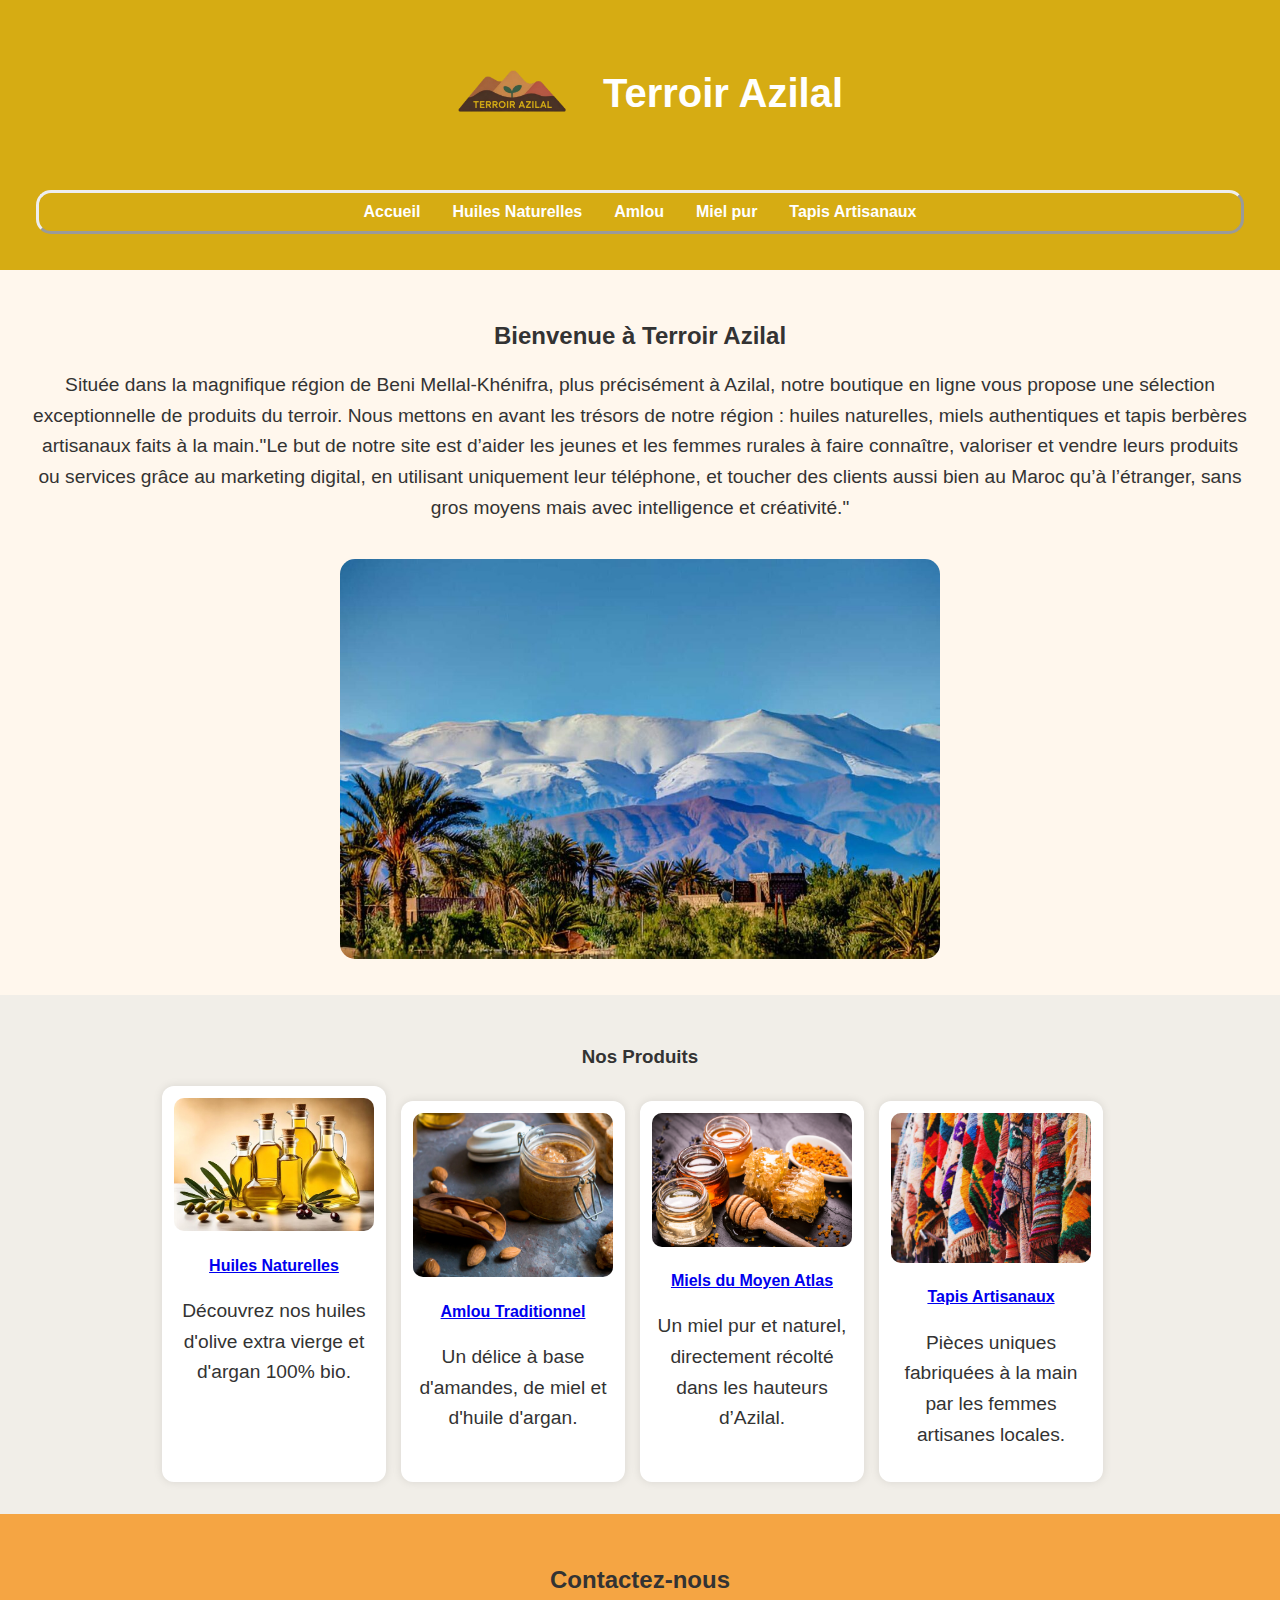
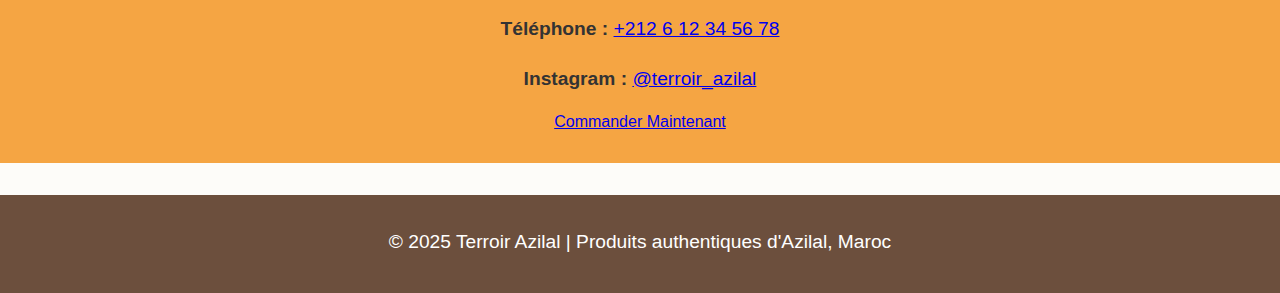
<file: index.html>
<!DOCTYPE html>
<html lang="fr">
<head>
  <meta charset="UTF-8">
  <meta name="viewport" content="width=device-width, initial-scale=1.0">
  <title>Terroir Azilal - Produits du Terroir</title>
  <link rel="stylesheet" href="style.css">
</head>
<body>
  <header>
  <div class="header-content">
    <div id="logo">
      <img src="logo.png" alt="Logo Terroir Azilal" width="150" height="150">
    </div>
    <h1>Terroir Azilal</h1>
  </div>
  <nav>
    <ul>
      <li><a href="index.html">Accueil</a></li>
      <li><a href="oil.html">Huiles Naturelles</a></li>
      <li><a href="amlou.html">Amlou</a></li>
      <li><a href="honey.html">Miel pur</a></li>
      <li><a href="tapis.html">Tapis Artisanaux</a></li>
    </ul>
  </nav>
</header>
  <main>
    <section class="intro">
      <h2>Bienvenue à Terroir Azilal</h2>
      <p>
        Située dans la magnifique région de Beni Mellal-Khénifra, plus précisément à Azilal, 
        notre boutique en ligne vous propose une sélection exceptionnelle de produits du terroir. 
        Nous mettons en avant les trésors de notre région : huiles naturelles,
         miels authentiques et tapis berbères artisanaux faits à la main."Le but de notre site est d’aider les jeunes et les femmes rurales à faire connaître, valoriser et vendre leurs produits ou services grâce au marketing digital, en utilisant uniquement leur téléphone, et toucher des clients aussi bien au Maroc qu’à l’étranger, sans gros moyens mais avec intelligence et créativité."


      </p>
      <img src="azilal.jpg" alt="Vue d'Azilal" class="intro-image">
    </section>

    <section class="produits">
      <h3>Nos Produits</h3>
      <div class="cards">
        <div class="card">
          <img src="olive.jpg" alt="Huile d'olive extra vierge">
          <h4><a href="oil.html">Huiles Naturelles</a></h4>
          <p>Découvrez nos huiles d'olive extra vierge et d'argan 100% bio.</p>
        </div>
          <div class="cards">
        <div class="card">
          <img src="amlou.jpg" alt="Amlou traditionnel">
          <h4><a href="amlou.html">Amlou Traditionnel</a></h4>
          <p>Un délice à base d'amandes, de miel et d'huile d'argan.</p>
        </div>
        <div class="card">
          <img src="miel.jpg" alt="Miel de montagne">
          <h4><a href="honey.html">Miels du Moyen Atlas</a></h4>
          <p>Un miel pur et naturel, directement récolté dans les hauteurs d’Azilal.</p>
        </div>
        <div class="card">
          <img src="tapis.jpg" alt="Tapis berbère artisanal">
          <h4><a href="tapis.html">Tapis Artisanaux</a></h4>
          <p>Pièces uniques fabriquées à la main par les femmes artisanes locales.</p>
        </div>
      </div>
    </section>
      <section id="contact" style="padding: 2rem; background-color: #f5a543; text-align: center;">
      <h2>Contactez-nous</h2>
      <p><strong>Téléphone :</strong> <a href="tel:+212612345678">+212 6 12 34 56 78</a></p>
      <p><strong>Instagram :</strong> <a href="https://www.instagram.com/terroir_azilal?igsh=YTg2eTNuaGxueXJz" target="_blank">@terroir_azilal</a></p>
      <a href="tel:+212612345678" class="contact-button">Commander Maintenant</a>
    </section>
  </main>

  <footer>
    <p>&copy; 2025 Terroir Azilal | Produits authentiques d'Azilal, Maroc</p>
  </footer>
</body>
</html>
</file>
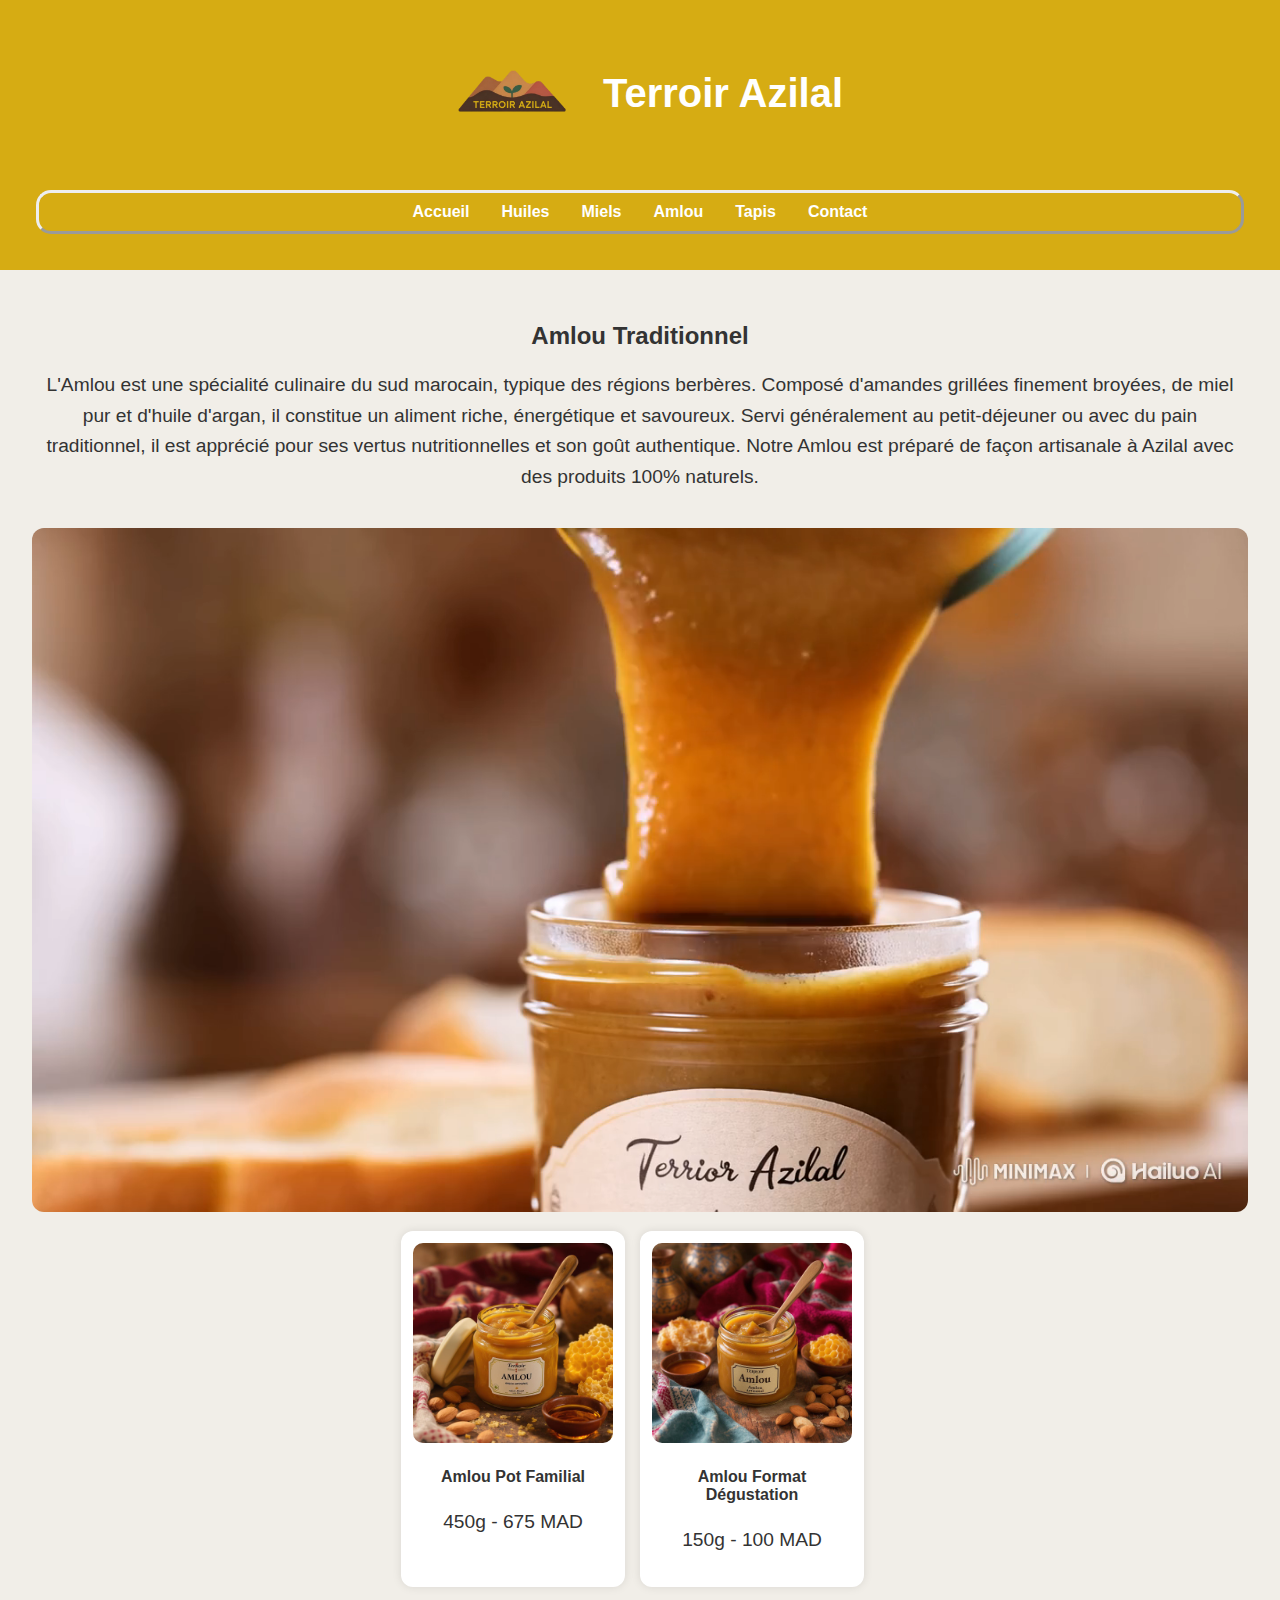
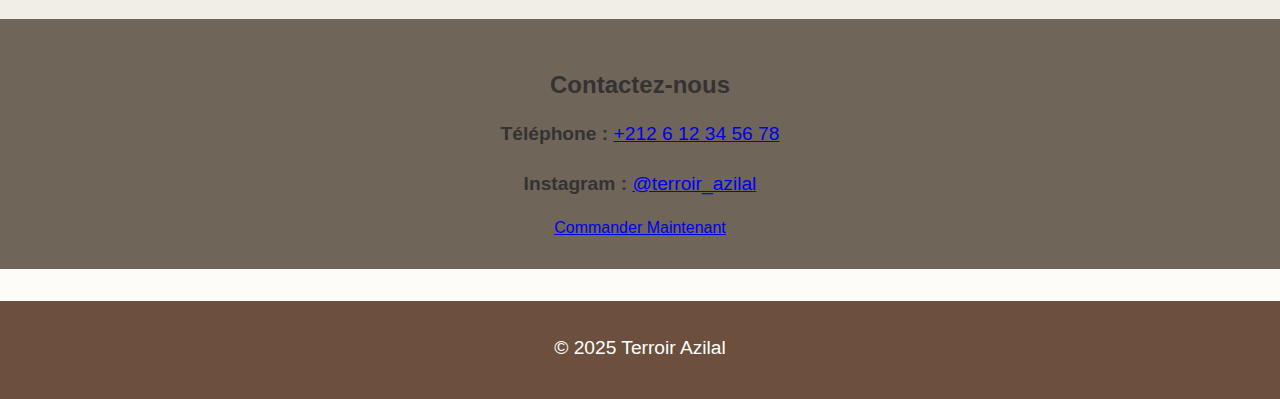
<file: amlou.html>
<!DOCTYPE html>
<html lang="fr">
<head>
  <meta charset="UTF-8">
  <title>Amlou Traditionnel - Terroir Azilal</title>
  <link rel="stylesheet" href="style.css">
</head>
<body>
  <header>
  <div class="header-content">
    <div id="logo">
      <img src="logo.png" alt="Logo Terroir Azilal" width="150" height="150">
    </div>
    <h1>Terroir Azilal</h1>
  </div>
    <nav>
      <ul>
        <li><a href="market place.html">Accueil</a></li>
        <li><a href="oil.html">Huiles</a></li>
        <li><a href="honey.html">Miels</a></li>
        <li><a href="amlou.html">Amlou</a></li>
        <li><a href="tapis.html">Tapis</a></li>
        <li><a href="#contact">Contact</a></li>
      </ul>
    </nav>
  </header>
  </header>

  <main>
    <section class="produits">
      <h2>Amlou Traditionnel</h2>
      <p>
        L'Amlou est une spécialité culinaire du sud marocain, typique des régions berbères. Composé d'amandes grillées finement broyées, 
        de miel pur et d'huile d'argan, il constitue un aliment riche, énergétique et savoureux. Servi généralement au petit-déjeuner ou avec du pain traditionnel, 
        il est apprécié pour ses vertus nutritionnelles et son goût authentique. Notre Amlou est préparé de façon artisanale à Azilal avec des produits 100% naturels.
      </p>

      <video autoplay muted loop>
        <source src="AMLOU.mp4" type="video/mp4">
        Votre navigateur ne supporte pas la vidéo HTML5.
      </video>

      <div class="cards">
        <div class="card">
          <img src="AMLOU1.jpg" alt="Pot d'amlou artisanal">
          <h4>Amlou Pot Familial</h4>
          <p>450g - 675 MAD</p>
        </div>
        <div class="card">
          <img src="AMLOU2.jpg" alt="Petit pot d'amlou">
          <h4>Amlou Format Dégustation</h4>
          <p>150g - 100 MAD</p>
        </div>
      </div>
    </section>

    <section id="contact" style="padding: 2rem; background-color: #6f6558; text-align: center;">
      <h2>Contactez-nous</h2>
      <p><strong>Téléphone :</strong> <a href="tel:+212612345678">+212 6 12 34 56 78</a></p>
      <p><strong>Instagram :</strong> <a href="https://www.instagram.com/terroir_azilal?igsh=YTg2eTNuaGxueXJz" target="_blank">@terroir_azilal</a></p>
      <a href="tel:+212612345678" class="contact-button">Commander Maintenant</a>
    </section>
  </main>

  <footer>
    <p>&copy; 2025 Terroir Azilal</p>
  </footer>
</body>
</html>
</file>
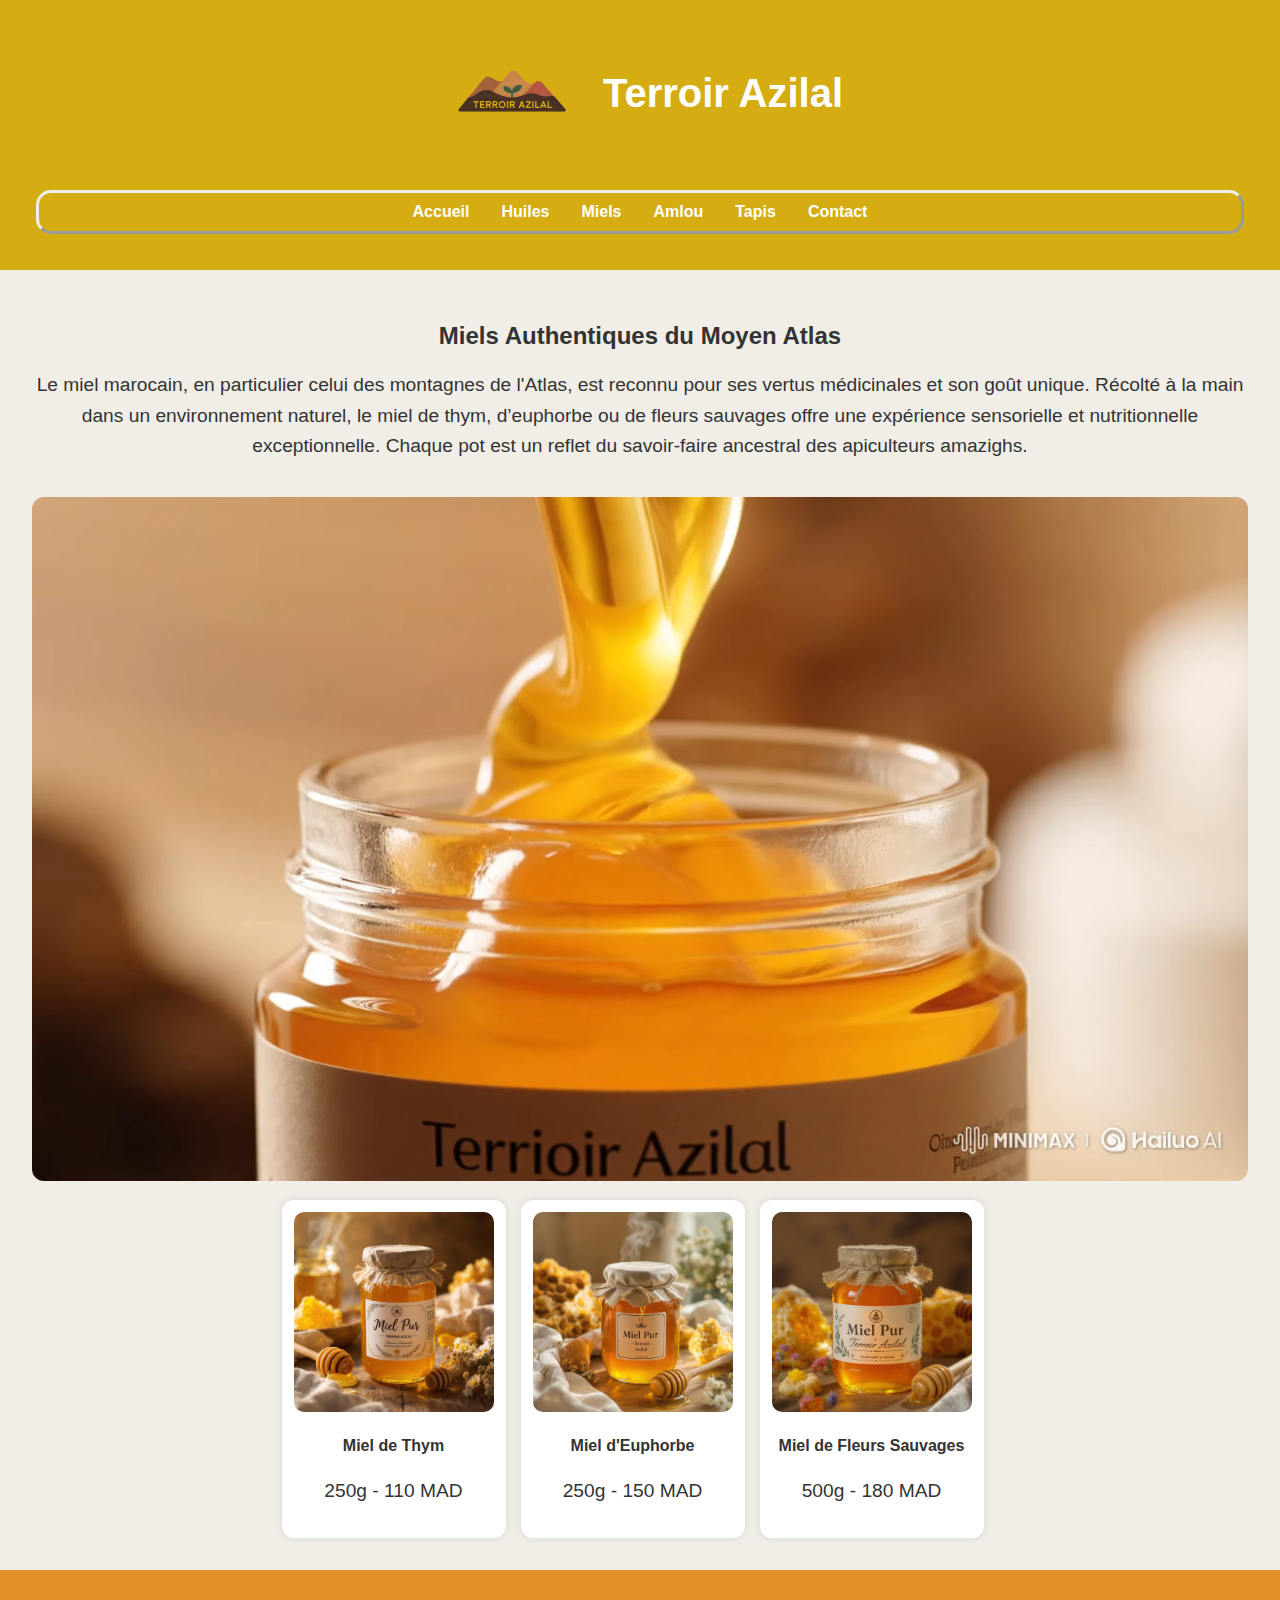
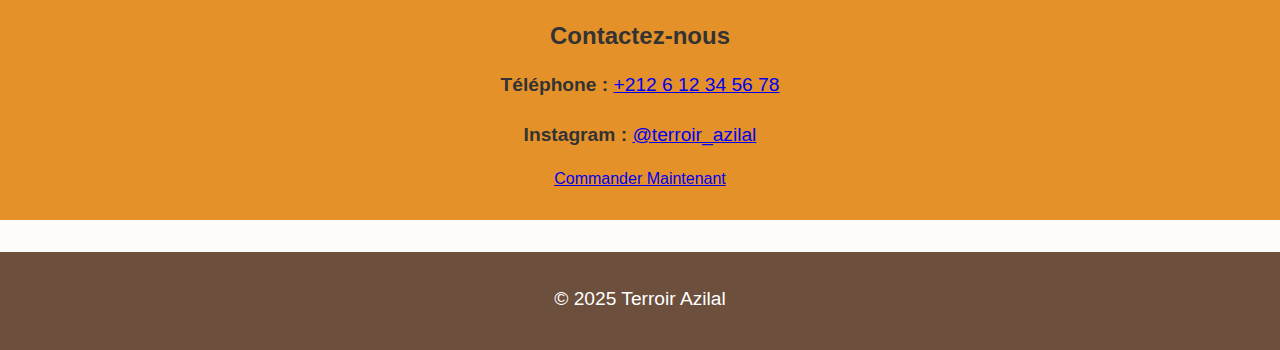
<file: honey.html>
<!DOCTYPE html>
<html lang="fr">
<head>
  <meta charset="UTF-8">
  <title>Miels du Moyen Atlas - Terroir Azilal</title>
  <link rel="stylesheet" href="style.css">
</head>
<body>
<header>
  <div class="header-content">
    <div id="logo">
      <img src="logo.png" alt="Logo Terroir Azilal" width="150" height="150">
    </div>
    <h1>Terroir Azilal</h1>
  </div>
    <nav>
      <ul>
        <li><a href="index.html">Accueil</a></li>
        <li><a href="oil.html">Huiles</a></li>
        <li><a href="honey.html">Miels</a></li>
        <li><a href="amlou.html">Amlou</a></li>
        <li><a href="tapis.html">Tapis</a></li>
        <li><a href="#contact">Contact</a></li>
      </ul>
    </nav>
  </header>

  <main>
    <section class="produits">
      <h2>Miels Authentiques du Moyen Atlas</h2>
      <p>
        Le miel marocain, en particulier celui des montagnes de l'Atlas, est reconnu pour ses vertus médicinales et son goût unique. 
        Récolté à la main dans un environnement naturel, le miel de thym, d’euphorbe ou de fleurs sauvages offre une expérience 
        sensorielle et nutritionnelle exceptionnelle. Chaque pot est un reflet du savoir-faire ancestral des apiculteurs amazighs.
      </p>

      <video autoplay muted loop>
        <source src="honey.mp4" type="video/mp4">
        Votre navigateur ne supporte pas la vidéo HTML5.
      </video>

      <div class="cards">
        <div class="card">
          <img src="honey1.jpg" alt="Miel de thym">
          <h4>Miel de Thym</h4>
          <p>250g - 110 MAD</p>
        </div>
        <div class="card">
          <img src="honey2.jpg" alt="Miel d'euphorbe">
          <h4>Miel d'Euphorbe</h4>
          <p>250g - 150 MAD</p>
        </div>
        <div class="card">
          <img src="honey3.jpg" alt="Miel de fleurs sauvages">
          <h4>Miel de Fleurs Sauvages</h4>
          <p>500g - 180 MAD</p>
        </div>
      </div>
    </section>

    <section id="contact" style="padding: 2rem; background-color: #e5912a; text-align: center;">
      <h2>Contactez-nous</h2>
      <p><strong>Téléphone :</strong> <a href="tel:+212612345678">+212 6 12 34 56 78</a></p>
      <p><strong>Instagram :</strong> <a href="https://www.instagram.com/terroir_azilal?igsh=YTg2eTNuaGxueXJz" target="_blank">@terroir_azilal</a></p>
      <a href="tel:+212612345678" class="contact-button">Commander Maintenant</a>
    </section>
  </main>

  <footer>
    <p>&copy; 2025 Terroir Azilal</p>
  </footer>
</body>
</html>
</file>
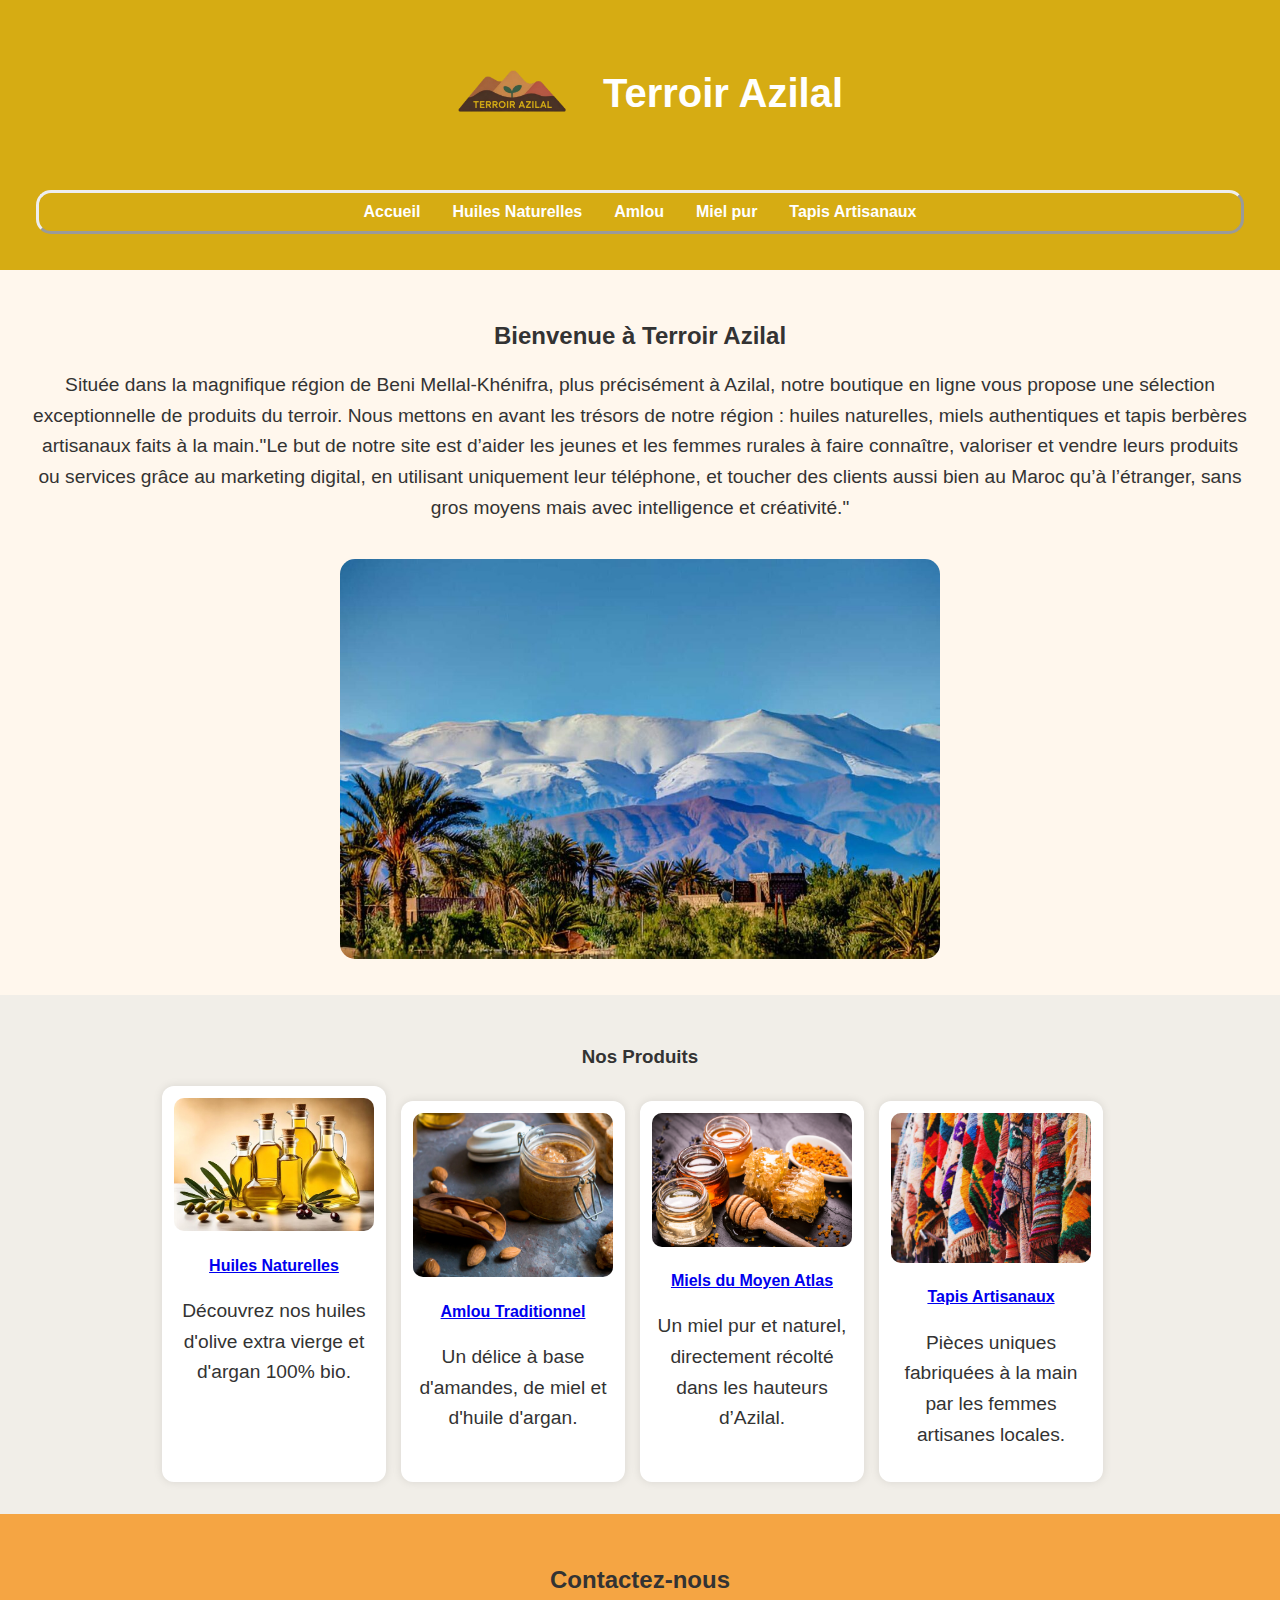
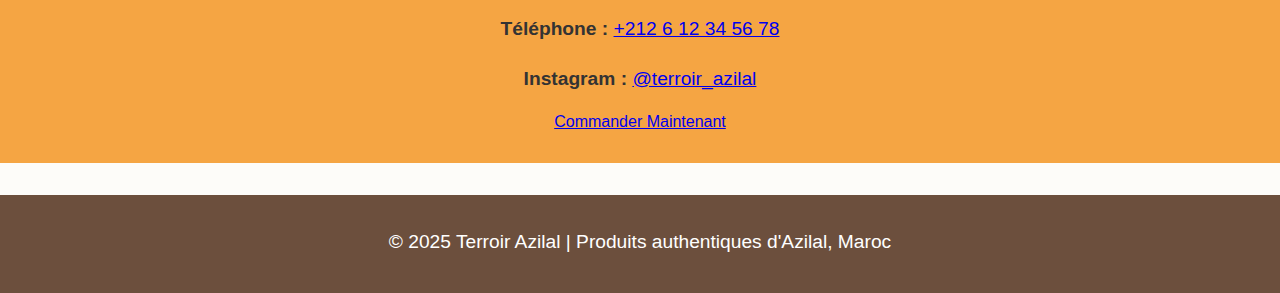
<file: market place.html>
<!DOCTYPE html>
<html lang="fr">
<head>
  <meta charset="UTF-8">
  <meta name="viewport" content="width=device-width, initial-scale=1.0">
  <title>Terroir Azilal - Produits du Terroir</title>
  <link rel="stylesheet" href="style.css">
</head>
<body>
  <header>
  <div class="header-content">
    <div id="logo">
      <img src="logo.png" alt="Logo Terroir Azilal" width="150" height="150">
    </div>
    <h1>Terroir Azilal</h1>
  </div>
  <nav>
    <ul>
      <li><a href="market place.html">Accueil</a></li>
      <li><a href="oil.html">Huiles Naturelles</a></li>
      <li><a href="amlou.html">Amlou</a></li>
      <li><a href="honey.html">Miel pur</a></li>
      <li><a href="tapis.html">Tapis Artisanaux</a></li>
    </ul>
  </nav>
</header>
  <main>
    <section class="intro">
      <h2>Bienvenue à Terroir Azilal</h2>
      <p>
        Située dans la magnifique région de Beni Mellal-Khénifra, plus précisément à Azilal, 
        notre boutique en ligne vous propose une sélection exceptionnelle de produits du terroir. 
        Nous mettons en avant les trésors de notre région : huiles naturelles,
         miels authentiques et tapis berbères artisanaux faits à la main."Le but de notre site est d’aider les jeunes et les femmes rurales à faire connaître, valoriser et vendre leurs produits ou services grâce au marketing digital, en utilisant uniquement leur téléphone, et toucher des clients aussi bien au Maroc qu’à l’étranger, sans gros moyens mais avec intelligence et créativité."


      </p>
      <img src="azilal.jpg" alt="Vue d'Azilal" class="intro-image">
    </section>

    <section class="produits">
      <h3>Nos Produits</h3>
      <div class="cards">
        <div class="card">
          <img src="olive.jpg" alt="Huile d'olive extra vierge">
          <h4><a href="oil.html">Huiles Naturelles</a></h4>
          <p>Découvrez nos huiles d'olive extra vierge et d'argan 100% bio.</p>
        </div>
          <div class="cards">
        <div class="card">
          <img src="amlou.jpg" alt="Amlou traditionnel">
          <h4><a href="amlou.html">Amlou Traditionnel</a></h4>
          <p>Un délice à base d'amandes, de miel et d'huile d'argan.</p>
        </div>
        <div class="card">
          <img src="miel.jpg" alt="Miel de montagne">
          <h4><a href="honey.html">Miels du Moyen Atlas</a></h4>
          <p>Un miel pur et naturel, directement récolté dans les hauteurs d’Azilal.</p>
        </div>
        <div class="card">
          <img src="tapis.jpg" alt="Tapis berbère artisanal">
          <h4><a href="tapis.html">Tapis Artisanaux</a></h4>
          <p>Pièces uniques fabriquées à la main par les femmes artisanes locales.</p>
        </div>
      </div>
    </section>
      <section id="contact" style="padding: 2rem; background-color: #f5a543; text-align: center;">
      <h2>Contactez-nous</h2>
      <p><strong>Téléphone :</strong> <a href="tel:+212612345678">+212 6 12 34 56 78</a></p>
      <p><strong>Instagram :</strong> <a href="https://www.instagram.com/terroir_azilal?igsh=YTg2eTNuaGxueXJz" target="_blank">@terroir_azilal</a></p>
      <a href="tel:+212612345678" class="contact-button">Commander Maintenant</a>
    </section>
  </main>

  <footer>
    <p>&copy; 2025 Terroir Azilal | Produits authentiques d'Azilal, Maroc</p>
  </footer>
</body>
</html>
</file>
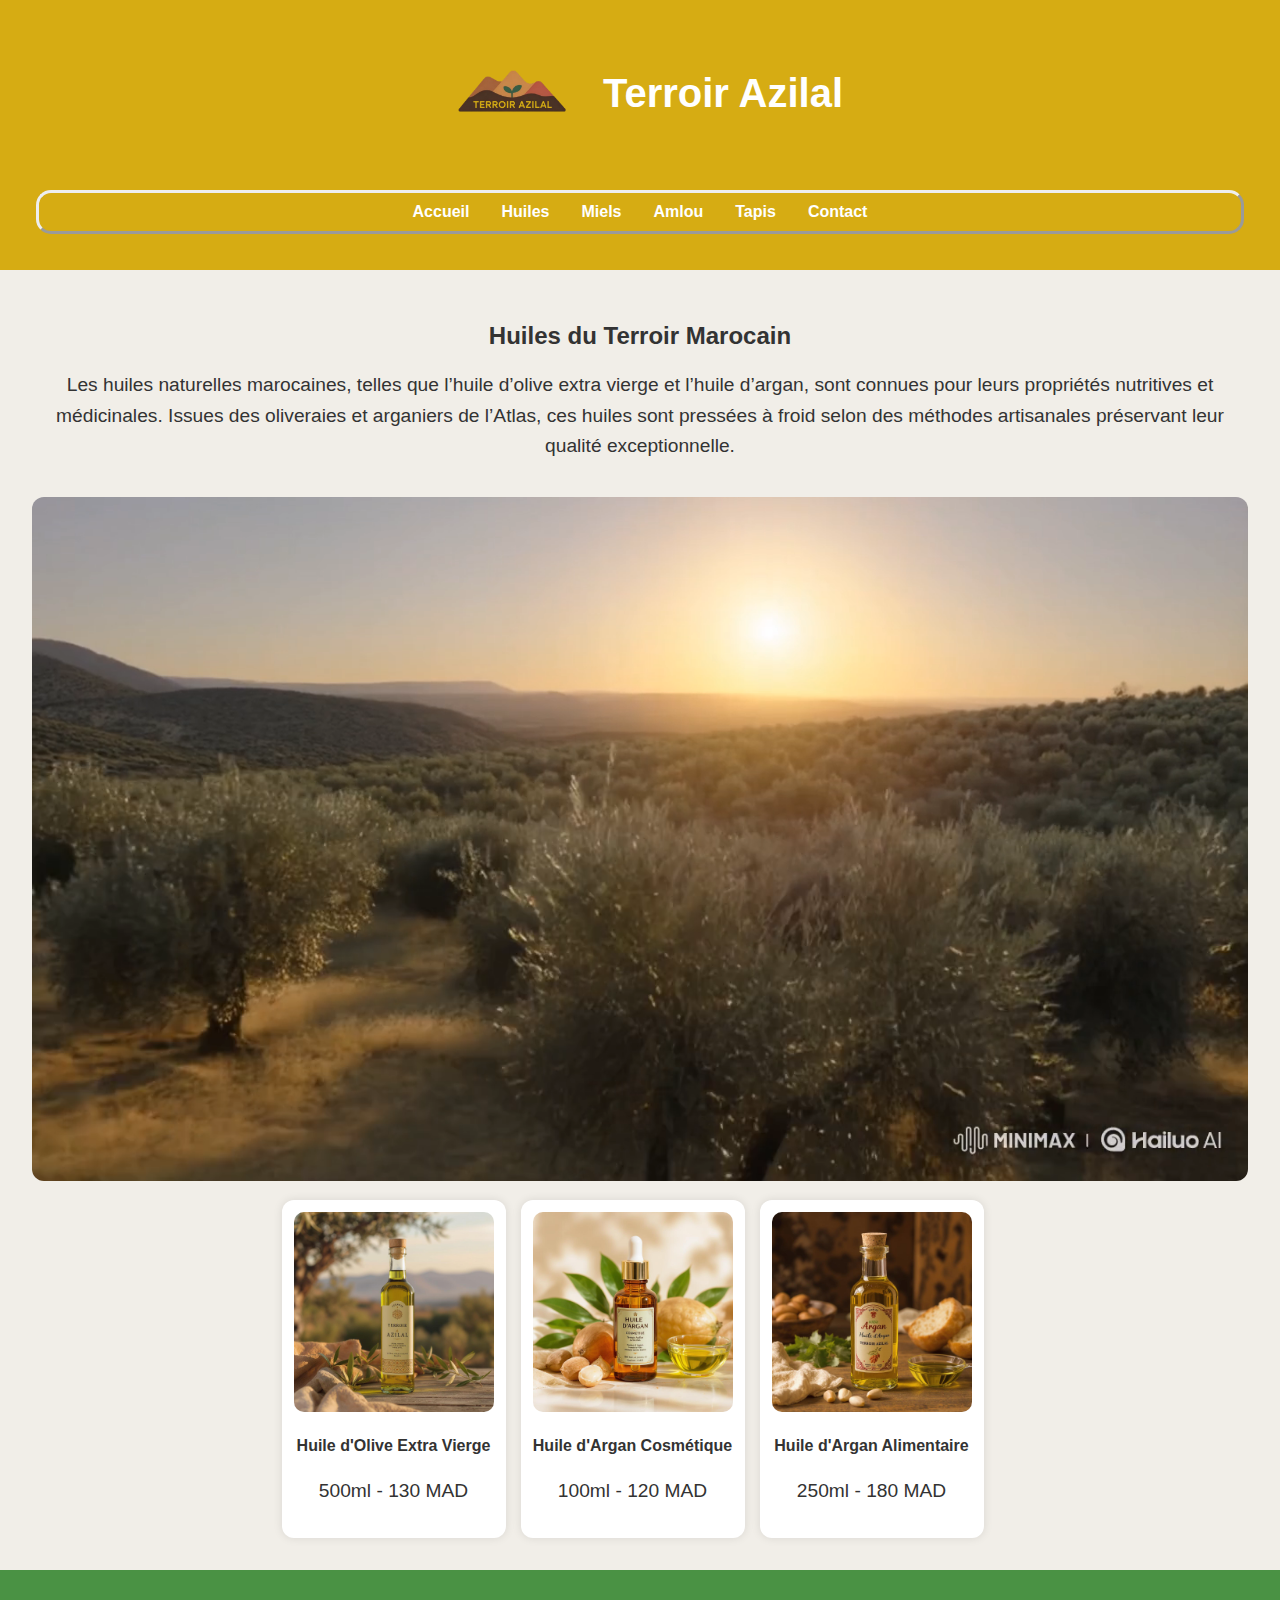
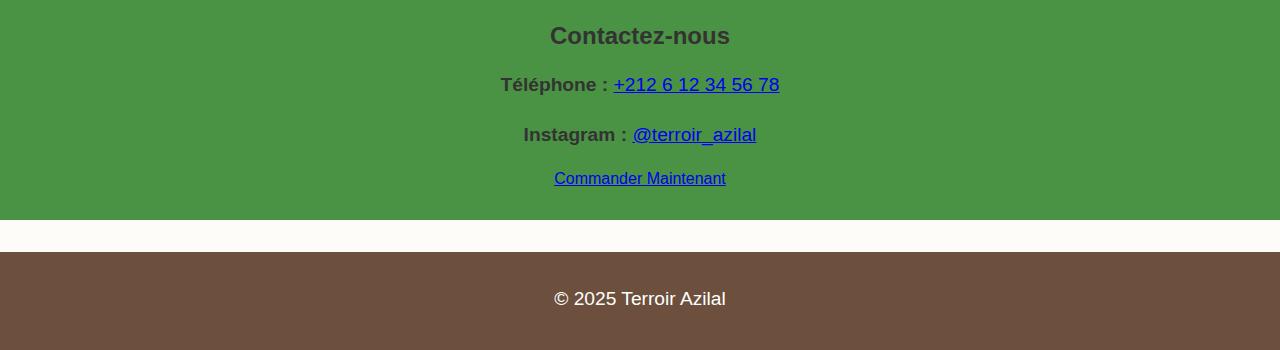
<file: oil.html>
<!DOCTYPE html>
<html lang="fr">
<head>
  <meta charset="UTF-8">
  <title>Huiles Naturelles - Terroir Azilal</title>
  <link rel="stylesheet" href="style.css">
</head>
<body>
  <header>
  <div class="header-content">
    <div id="logo">
      <img src="logo.png" alt="Logo Terroir Azilal" width="150" height="150">
    </div>
    <h1>Terroir Azilal</h1>
  </div>
    <nav>
      <ul>
        <li><a href="market place.html">Accueil</a></li>
        <li><a href="oil.html">Huiles</a></li>
        <li><a href="honey.html">Miels</a></li>
           <li><a href="amlou.html">Amlou</a></li>
        <li><a href="tapis.html">Tapis</a></li>
        <li><a href="#contact">Contact</a></li>
      </ul>
    </nav>
  </header>

  <main>
    <section class="produits">
      <h2>Huiles du Terroir Marocain</h2>
      <p>
        Les huiles naturelles marocaines, telles que l’huile d’olive extra vierge et l’huile d’argan, sont connues pour leurs propriétés nutritives et médicinales. 
        Issues des oliveraies et arganiers de l’Atlas, ces huiles sont pressées à froid selon des méthodes artisanales préservant leur qualité exceptionnelle.
      </p>
      <video autoplay muted loop>
        <source src="oil.mp4"video type="video/mp4" width="150px" height="150px">
        Votre navigateur ne supporte pas la vidéo HTML5.
      </video>

      <div class="cards">
        <div class="card">
          <img src="oil 1.jpg" alt="Huile d'olive vierge">
          <h4>Huile d'Olive Extra Vierge</h4>
          <p>500ml - 130  MAD</p>
        </div>
        <div class="card">
          <img src="oil 2.jpg" alt="Huile d'argan cosmétique">
          <h4>Huile d'Argan Cosmétique</h4>
          <p>100ml - 120    MAD </p>
        </div>
        <div class="card">
          <img src="oil 3.jpg" alt="Huile d'argan alimentaire">
          <h4>Huile d'Argan Alimentaire</h4>
          <p>250ml - 180    MAD</p>
        </div>
      </div>
    </section>

    <section id="contact" style="padding: 2rem; background-color: #4a9244; text-align: center;">
      <h2>Contactez-nous</h2>
      <p><strong>Téléphone :</strong> <a href="tel:+212612345678">+212 6 12 34 56 78</a></p>
      <p><strong>Instagram :</strong> <a href="https://www.instagram.com/terroir_azilal?igsh=YTg2eTNuaGxueXJz" target="_blank">@terroir_azilal</a></p>
      <a href="tel:+212612345678" class="contact-button">Commander Maintenant</a>
    </section>
  </main>

  <footer>
    <p>&copy; 2025 Terroir Azilal</p>
  </footer>
</body>
</html>
</file>
<file: style.css>
body {
  font-family: 'Segoe UI', Tahoma, Geneva, Verdana, sans-serif;
  margin: 0;
  padding: 0;
  background-color: #fdfcf9;
  color: #333;
}

header {
  background-color: #d6ac13;
  color: white;
  padding: 1rem;
  text-align: center;
}

nav ul {
  list-style: none;
  padding: 0;
  display: flex;
  justify-content: center;
  gap: 2rem;
  margin-top: 1rem;
  
  margin: 20px;
  border-radius: 15px;
  padding: 10px;
  border-style: outset;
}

nav a {
  color: white;
  text-decoration: none;
  font-weight: bold;
}

nav a:hover {
  text-decoration: underline;
}

.intro {
  padding: 2rem;
  text-align: center;
  background: #fff7ed;
}

.intro-image {
  width: 90%;
  max-width: 600px;
  border-radius: 15px;
  margin-top: 1rem;
}

.produits {
  background: #f1eee8;
  padding: 2rem;
  text-align: center;
}

.cards {
  display: flex;
  flex-wrap: wrap;
  justify-content: center;
  margin-top: 15px;
 
}

.card {
  background: white;
  border-radius: 12px;
  box-shadow: 0 0 10px rgba(0, 0, 0, 0.1);
  padding: 12px;
  width: 200px;
  transition: transform 0.3s ease;
   margin-right: 15px;
}

.card:hover {
  transform: scale(1.05);
}

.card img {
  width: 100%;
  height: auto;
  border-radius: 10px;
}

footer {
  background-color: #6c4f3d;
  color: white;
  text-align: center;
  padding: 1rem;
  margin-top: 2rem;
}

video {
  width: 100%;
  border-radius: 12px;
  margin-top: 1rem;
}
.header-content {
  display: flex;
  align-items: center;
  justify-content: center;
  gap: 1rem;
}

.header-content h1 {
  margin: 0;
  font-size: 2.5rem;
}

#logo img {
  width: 150px;
  height: 150px;
  
}

p {
  font-size: 1.2rem;
  line-height: 1.6;
  margin-top: 1rem;
  
}
</file>
